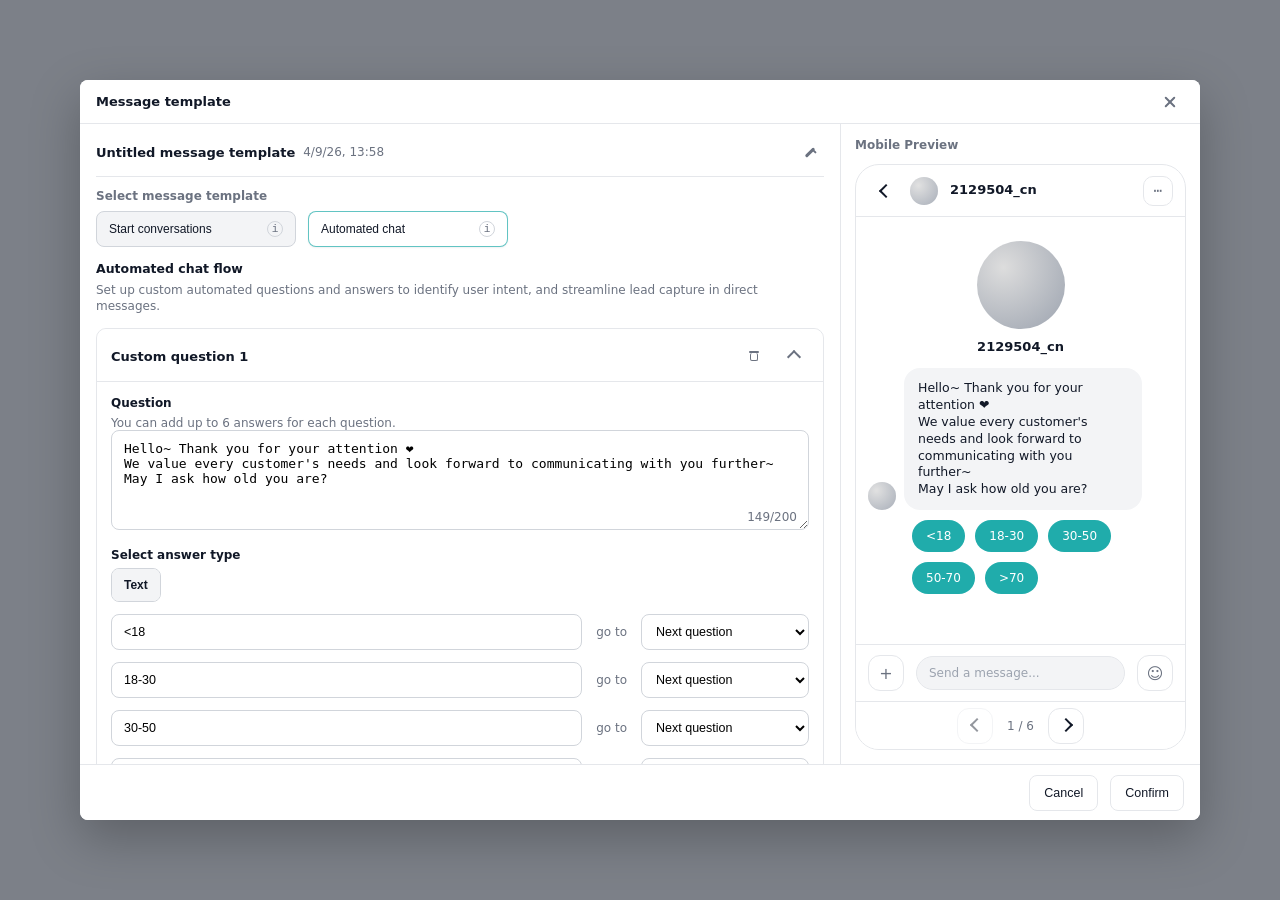
<file: index.html>
<!doctype html>
<html lang="zh-CN">
  <head>
    <meta charset="UTF-8" />
    <meta name="viewport" content="width=device-width, initial-scale=1.0" />
    <title>Message Template Demo</title>
    <link rel="icon" href="data:," />
    <link rel="stylesheet" href="./styles.css" />
  </head>
  <body>
    <div class="page">
      <header class="topbar">
        <div class="topbar__title">
          <div class="topbar__name">Message template</div>
        </div>
        <button class="iconBtn iconBtn--plain" type="button" aria-label="Close">
          <span class="closeX" aria-hidden="true"></span>
        </button>
      </header>
      <main class="content">
        <section class="panel panel--editor">
          <div class="templateMeta" aria-label="Template meta">
            <div class="templateMeta__left">
              <div class="templateMeta__name">Untitled message template</div>
              <div class="templateMeta__time">4/9/26, 13:58</div>
            </div>
            <button class="iconBtn iconBtn--plain" type="button" aria-label="Edit template name">
              <span class="pencil" aria-hidden="true"></span>
            </button>
          </div>

          <div class="section">
            <div class="section__label">Select message template</div>
            <div class="tabs" role="tablist" aria-label="Message template tabs">
              <button class="tab" data-tab="start" role="tab" aria-selected="false">
                Start conversations <span class="tabInfo" aria-hidden="true">i</span>
              </button>
              <button class="tab tab--active" data-tab="automated" role="tab" aria-selected="true">
                Automated chat <span class="tabInfo" aria-hidden="true">i</span>
              </button>
            </div>
          </div>

          <div class="section">
            <div class="section__title">Automated chat flow</div>
            <div class="section__hint">
              Set up custom automated questions and answers to identify user intent, and streamline lead capture in direct messages.
            </div>
          </div>

          <div id="questionsRoot" class="questions" aria-label="Custom questions"></div>

          <div class="section section--actions">
            <div class="menuWrap">
              <button
                id="addQuestionBtn"
                class="btn btn--ghost btn--add"
                type="button"
                data-action="toggleAddMenu"
                aria-haspopup="menu"
                aria-expanded="false"
              >
                + Add custom question <span class="btnCaret" aria-hidden="true"></span>
              </button>
              <div id="addQuestionMenu" class="menu menu--hidden" role="menu" aria-label="Add question">
                <button class="menuItem" type="button" role="menuitem" data-action="addQuestionType" data-value="custom">
                  <div class="menuItem__title">Custom question</div>
                  <div class="menuItem__desc">Multiple-choice answers with optional open-ended input.</div>
                </button>
                <button class="menuItem" type="button" role="menuitem" data-action="addQuestionType" data-value="userInfo">
                  <div class="menuItem__title">User contact</div>
                  <div class="menuItem__desc">Collect phone/email with optional validation.</div>
                </button>
              </div>
            </div>
          </div>

          <div class="accordionGroup">
            <div class="accordion accordion--collapsed" data-static-accordion="completion">
              <div class="accordion__header">
                <div class="accordion__title">Completion notification</div>
                <div class="accordion__right">
                  <button class="iconBtn" type="button" aria-label="Toggle completion notification" data-action="toggleStaticAccordion">
                    <span class="chev"></span>
                  </button>
                </div>
              </div>
              <div class="accordion__body">
                <div class="field">
                  <div class="field__label">Message</div>
                  <textarea class="textarea" rows="3" placeholder="Optional completion message"></textarea>
                </div>
              </div>
            </div>

            <div class="accordion accordion--collapsed" data-static-accordion="disqualify">
              <div class="accordion__header">
                <div class="accordion__title">Disqualification notification</div>
                <div class="accordion__right">
                  <button class="iconBtn" type="button" aria-label="Toggle disqualification notification" data-action="toggleStaticAccordion">
                    <span class="chev"></span>
                  </button>
                </div>
              </div>
              <div class="accordion__body">
                <div class="field">
                  <div class="field__label">Message</div>
                  <textarea class="textarea" rows="3" placeholder="Optional disqualification message"></textarea>
                </div>
              </div>
            </div>
          </div>
        </section>

        <aside class="panel panel--preview" aria-label="Mobile preview">
          <div class="previewHeader">
            <div class="previewHeader__title">Mobile Preview</div>
          </div>
          <div id="mobileRoot" class="mobile"></div>
        </aside>
      </main>

      <footer class="bottombar" aria-label="Actions">
        <div class="bottombar__inner">
          <div class="bottombar__spacer"></div>
          <div class="bottombar__actions">
            <button class="btn btn--ghost" type="button">Cancel</button>
            <button class="btn btn--primary" type="button">Confirm</button>
          </div>
        </div>
      </footer>
    </div>

    <script type="module" src="./app.js"></script>
  </body>
</html>
</file>
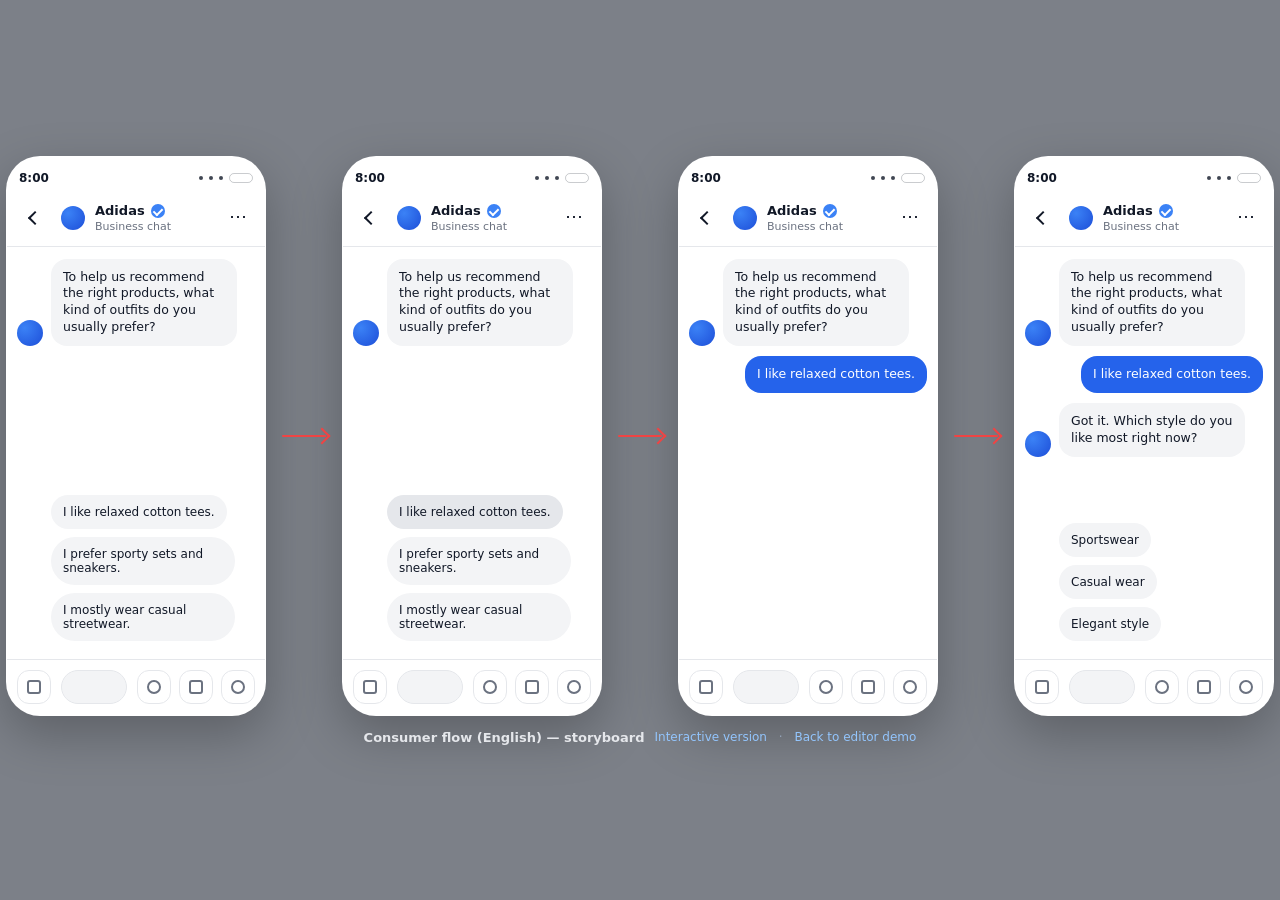
<file: docs/consumer/index.html>
<!doctype html>
<html lang="en">
  <head>
    <meta charset="UTF-8" />
    <meta name="viewport" content="width=device-width, initial-scale=1.0" />
    <title>Consumer Flow Storyboard</title>
    <link rel="icon" href="data:," />
    <link rel="stylesheet" href="./strip.css" />
  </head>
  <body>
    <div class="story">
      <div class="story__row" aria-label="Storyboard">
        <div class="phone" aria-label="Step 1">
          <div class="phone__status">
            <div class="status__time">8:00</div>
            <div class="status__icons" aria-hidden="true">
              <span class="status__dot"></span>
              <span class="status__dot"></span>
              <span class="status__dot"></span>
              <span class="status__pill"></span>
            </div>
          </div>
          <div class="phone__top">
            <button class="top__btn" type="button" aria-label="Back"><span class="iconBack" aria-hidden="true"></span></button>
            <div class="top__title">
              <div class="brand">
                <div class="brand__logo" aria-hidden="true"></div>
                <div class="brand__meta">
                  <div class="brand__name">Adidas <span class="badgeVerified" aria-hidden="true"></span></div>
                  <div class="brand__sub">Business chat</div>
                </div>
              </div>
            </div>
            <button class="top__btn" type="button" aria-label="More"><span class="iconDots" aria-hidden="true">⋯</span></button>
          </div>
          <div class="chat">
            <div class="chat__top">
              <div class="row row--left">
                <div class="avatar" aria-hidden="true"></div>
                <div class="bubble">
                  To help us recommend the right products, what kind of outfits do you usually prefer?
                </div>
              </div>
            </div>
            <div class="chat__bottom">
              <div class="quickReplies" aria-label="Quick replies">
                <div class="reply">I like relaxed cotton tees.</div>
                <div class="reply">I prefer sporty sets and sneakers.</div>
                <div class="reply">I mostly wear casual streetwear.</div>
              </div>
            </div>
          </div>
          <div class="composer" aria-label="Composer">
            <button class="composer__btn" type="button" aria-label="Camera"><span class="iconCam" aria-hidden="true"></span></button>
            <div class="composer__input" aria-hidden="true"></div>
            <div class="composer__right">
              <button class="composer__btn" type="button" aria-label="Emoji"><span class="iconSmile" aria-hidden="true"></span></button>
              <button class="composer__btn" type="button" aria-label="Gallery"><span class="iconPic" aria-hidden="true"></span></button>
              <button class="composer__btn" type="button" aria-label="Mic"><span class="iconMic" aria-hidden="true"></span></button>
            </div>
          </div>
        </div>

        <div class="arrow" aria-hidden="true"></div>

        <div class="phone" aria-label="Step 2">
          <div class="phone__status">
            <div class="status__time">8:00</div>
            <div class="status__icons" aria-hidden="true">
              <span class="status__dot"></span>
              <span class="status__dot"></span>
              <span class="status__dot"></span>
              <span class="status__pill"></span>
            </div>
          </div>
          <div class="phone__top">
            <button class="top__btn" type="button" aria-label="Back"><span class="iconBack" aria-hidden="true"></span></button>
            <div class="top__title">
              <div class="brand">
                <div class="brand__logo" aria-hidden="true"></div>
                <div class="brand__meta">
                  <div class="brand__name">Adidas <span class="badgeVerified" aria-hidden="true"></span></div>
                  <div class="brand__sub">Business chat</div>
                </div>
              </div>
            </div>
            <button class="top__btn" type="button" aria-label="More"><span class="iconDots" aria-hidden="true">⋯</span></button>
          </div>
          <div class="chat">
            <div class="chat__top">
              <div class="row row--left">
                <div class="avatar" aria-hidden="true"></div>
                <div class="bubble">
                  To help us recommend the right products, what kind of outfits do you usually prefer?
                </div>
              </div>
            </div>
            <div class="chat__bottom">
              <div class="quickReplies" aria-label="Quick replies">
                <div class="reply reply--pressed">I like relaxed cotton tees.</div>
                <div class="reply">I prefer sporty sets and sneakers.</div>
                <div class="reply">I mostly wear casual streetwear.</div>
              </div>
            </div>
          </div>
          <div class="composer" aria-label="Composer">
            <button class="composer__btn" type="button" aria-label="Camera"><span class="iconCam" aria-hidden="true"></span></button>
            <div class="composer__input" aria-hidden="true"></div>
            <div class="composer__right">
              <button class="composer__btn" type="button" aria-label="Emoji"><span class="iconSmile" aria-hidden="true"></span></button>
              <button class="composer__btn" type="button" aria-label="Gallery"><span class="iconPic" aria-hidden="true"></span></button>
              <button class="composer__btn" type="button" aria-label="Mic"><span class="iconMic" aria-hidden="true"></span></button>
            </div>
          </div>
        </div>

        <div class="arrow" aria-hidden="true"></div>

        <div class="phone" aria-label="Step 3">
          <div class="phone__status">
            <div class="status__time">8:00</div>
            <div class="status__icons" aria-hidden="true">
              <span class="status__dot"></span>
              <span class="status__dot"></span>
              <span class="status__dot"></span>
              <span class="status__pill"></span>
            </div>
          </div>
          <div class="phone__top">
            <button class="top__btn" type="button" aria-label="Back"><span class="iconBack" aria-hidden="true"></span></button>
            <div class="top__title">
              <div class="brand">
                <div class="brand__logo" aria-hidden="true"></div>
                <div class="brand__meta">
                  <div class="brand__name">Adidas <span class="badgeVerified" aria-hidden="true"></span></div>
                  <div class="brand__sub">Business chat</div>
                </div>
              </div>
            </div>
            <button class="top__btn" type="button" aria-label="More"><span class="iconDots" aria-hidden="true">⋯</span></button>
          </div>
          <div class="chat">
            <div class="chat__top">
              <div class="row row--left">
                <div class="avatar" aria-hidden="true"></div>
                <div class="bubble">
                  To help us recommend the right products, what kind of outfits do you usually prefer?
                </div>
              </div>
              <div class="row row--right">
                <div class="bubble bubble--user">I like relaxed cotton tees.</div>
              </div>
            </div>
            <div class="chat__bottom"></div>
          </div>
          <div class="composer" aria-label="Composer">
            <button class="composer__btn" type="button" aria-label="Camera"><span class="iconCam" aria-hidden="true"></span></button>
            <div class="composer__input" aria-hidden="true"></div>
            <div class="composer__right">
              <button class="composer__btn" type="button" aria-label="Emoji"><span class="iconSmile" aria-hidden="true"></span></button>
              <button class="composer__btn" type="button" aria-label="Gallery"><span class="iconPic" aria-hidden="true"></span></button>
              <button class="composer__btn" type="button" aria-label="Mic"><span class="iconMic" aria-hidden="true"></span></button>
            </div>
          </div>
        </div>

        <div class="arrow" aria-hidden="true"></div>

        <div class="phone" aria-label="Step 4">
          <div class="phone__status">
            <div class="status__time">8:00</div>
            <div class="status__icons" aria-hidden="true">
              <span class="status__dot"></span>
              <span class="status__dot"></span>
              <span class="status__dot"></span>
              <span class="status__pill"></span>
            </div>
          </div>
          <div class="phone__top">
            <button class="top__btn" type="button" aria-label="Back"><span class="iconBack" aria-hidden="true"></span></button>
            <div class="top__title">
              <div class="brand">
                <div class="brand__logo" aria-hidden="true"></div>
                <div class="brand__meta">
                  <div class="brand__name">Adidas <span class="badgeVerified" aria-hidden="true"></span></div>
                  <div class="brand__sub">Business chat</div>
                </div>
              </div>
            </div>
            <button class="top__btn" type="button" aria-label="More"><span class="iconDots" aria-hidden="true">⋯</span></button>
          </div>
          <div class="chat">
            <div class="chat__top">
              <div class="row row--left">
                <div class="avatar" aria-hidden="true"></div>
                <div class="bubble">
                  To help us recommend the right products, what kind of outfits do you usually prefer?
                </div>
              </div>
              <div class="row row--right">
                <div class="bubble bubble--user">I like relaxed cotton tees.</div>
              </div>
              <div class="row row--left">
                <div class="avatar" aria-hidden="true"></div>
                <div class="bubble">Got it. Which style do you like most right now?</div>
              </div>
            </div>
            <div class="chat__bottom">
              <div class="quickReplies" aria-label="Quick replies">
                <div class="reply">Sportswear</div>
                <div class="reply">Casual wear</div>
                <div class="reply">Elegant style</div>
              </div>
            </div>
          </div>
          <div class="composer" aria-label="Composer">
            <button class="composer__btn" type="button" aria-label="Camera"><span class="iconCam" aria-hidden="true"></span></button>
            <div class="composer__input" aria-hidden="true"></div>
            <div class="composer__right">
              <button class="composer__btn" type="button" aria-label="Emoji"><span class="iconSmile" aria-hidden="true"></span></button>
              <button class="composer__btn" type="button" aria-label="Gallery"><span class="iconPic" aria-hidden="true"></span></button>
              <button class="composer__btn" type="button" aria-label="Mic"><span class="iconMic" aria-hidden="true"></span></button>
            </div>
          </div>
        </div>
      </div>

      <div class="story__meta">
        <div class="meta__title">Consumer flow (English) — storyboard</div>
        <div class="meta__links">
          <a class="meta__link" href="./interactive.html">Interactive version</a>
          <span class="meta__sep">·</span>
          <a class="meta__link" href="../index.html">Back to editor demo</a>
        </div>
      </div>
    </div>
  </body>
</html>
</file>
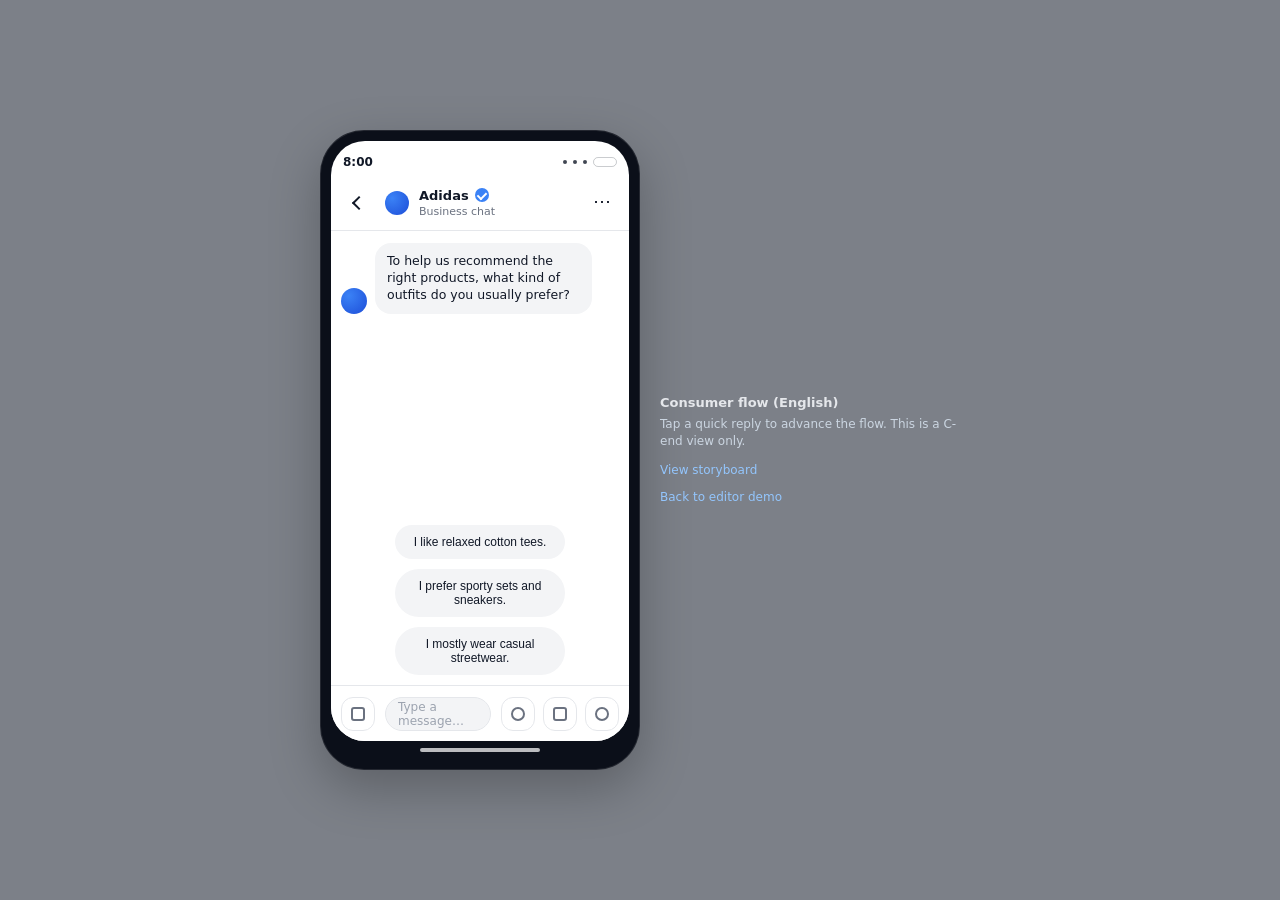
<file: docs/consumer/interactive.html>
<!doctype html>
<html lang="en">
  <head>
    <meta charset="UTF-8" />
    <meta name="viewport" content="width=device-width, initial-scale=1.0" />
    <title>Consumer Chat Flow Demo (Interactive)</title>
    <link rel="icon" href="data:," />
    <link rel="stylesheet" href="./styles.css" />
  </head>
  <body>
    <div class="stage">
      <div class="phone" role="application" aria-label="Chat demo">
        <div class="screen">
          <div class="phone__status">
            <div class="status__time">8:00</div>
            <div class="status__icons" aria-hidden="true">
              <span class="status__dot"></span>
              <span class="status__dot"></span>
              <span class="status__dot"></span>
              <span class="status__pill"></span>
            </div>
          </div>

          <div class="phone__top">
            <button class="top__btn" type="button" aria-label="Back">
              <span class="iconBack" aria-hidden="true"></span>
            </button>
            <div class="top__title">
              <div class="brand">
                <div class="brand__logo" aria-hidden="true"></div>
                <div class="brand__meta">
                  <div class="brand__name">
                    Adidas
                    <span class="badgeVerified" aria-hidden="true"></span>
                  </div>
                  <div class="brand__sub">Business chat</div>
                </div>
              </div>
            </div>
            <button class="top__btn" type="button" aria-label="More">
              <span class="iconDots" aria-hidden="true">⋯</span>
            </button>
          </div>

          <div class="chat" aria-label="Conversation">
            <div id="messages" class="messages" aria-label="Messages"></div>
            <div id="replies" class="replies" aria-label="Quick replies"></div>
          </div>

          <div class="composer" aria-label="Composer">
            <button class="composer__btn" type="button" aria-label="Camera">
              <span class="iconCam" aria-hidden="true"></span>
            </button>
            <div class="composer__input" aria-hidden="true"></div>
            <div class="composer__right">
              <button class="composer__btn" type="button" aria-label="Emoji">
                <span class="iconSmile" aria-hidden="true"></span>
              </button>
              <button class="composer__btn" type="button" aria-label="Gallery">
                <span class="iconPic" aria-hidden="true"></span>
              </button>
              <button class="composer__btn" type="button" aria-label="Mic">
                <span class="iconMic" aria-hidden="true"></span>
              </button>
            </div>
          </div>
        </div>

        <div class="homeIndicator" aria-hidden="true"></div>
      </div>

      <div class="hint">
        <div class="hint__title">Consumer flow (English)</div>
        <div class="hint__text">Tap a quick reply to advance the flow. This is a C-end view only.</div>
        <a class="hint__link" href="./index.html">View storyboard</a>
        <div style="height:8px"></div>
        <a class="hint__link" href="../index.html">Back to editor demo</a>
      </div>
    </div>

    <script type="module" src="./app.js"></script>
  </body>
</html>
</file>
<file: styles.css>
:root{
  --bg:#0b0f19;
  --panel:#ffffff;
  --text:#111827;
  --muted:#6b7280;
  --border:#e5e7eb;
  --border2:#d1d5db;
  --brand:#0ea5a4;
  --brand2:#0b8f8e;
  --link:#2563eb;
  --shadow:0 18px 50px rgba(0,0,0,.25);
  --shadowSm:0 8px 20px rgba(16,24,40,.14);
  --radius:8px;
  --radius2:6px;
  --mono: ui-monospace, SFMono-Regular, Menlo, Monaco, Consolas, "Liberation Mono", "Courier New", monospace;
  --sans: ui-sans-serif, system-ui, -apple-system, Segoe UI, Roboto, Helvetica, Arial, "Apple Color Emoji", "Segoe UI Emoji";
}

*{box-sizing:border-box}
html,body{height:100%}
body{
  margin:0;
  background:rgba(17,24,39,.55);
  color:var(--text);
  font-family:var(--sans);
  display:flex;
  align-items:center;
  justify-content:center;
  padding:24px;
}

.page{
  width:min(1120px, calc(100vw - 48px));
  height:min(740px, calc(100vh - 48px));
  background:#ffffff;
  border-radius:var(--radius);
  box-shadow:var(--shadow);
  overflow:hidden;
  display:flex;
  flex-direction:column;
}
.topbar{
  height:44px;
  display:flex;
  align-items:center;
  padding:0 16px;
  background:var(--panel);
  border-bottom:1px solid var(--border);
  justify-content:space-between;
}
.topbar__title{display:flex; flex-direction:column; gap:2px}
.topbar__name{font-weight:650; font-size:13px}
.topbar__meta{font-size:12px; color:var(--muted)}

.closeX{
  width:14px;
  height:14px;
  display:inline-block;
  position:relative;
}
.closeX:before,.closeX:after{
  content:"";
  position:absolute;
  left:50%;
  top:50%;
  width:14px;
  height:2px;
  background:#6b7280;
  border-radius:2px;
  transform-origin:center;
}
.closeX:before{transform:translate(-50%,-50%) rotate(45deg)}
.closeX:after{transform:translate(-50%,-50%) rotate(-45deg)}

.content{
  flex:1;
  display:grid;
  grid-template-columns: minmax(600px, 1fr) 360px;
  gap:0;
  padding:0;
  min-height:0;
}

.bottombar{
  height:56px;
  background:#ffffff;
  border-top:1px solid var(--border);
}
.bottombar__inner{
  padding:0 16px;
  height:100%;
  display:flex;
  align-items:center;
}
.bottombar__spacer{flex:1}
.bottombar__actions{display:flex; gap:12px}
.btn--primary{
  background:rgba(14,165,164,.95);
  border-color:rgba(14,165,164,.95);
  color:#ffffff;
}
.btn--primary:hover{
  background:rgba(14,165,164,1);
  border-color:rgba(14,165,164,1);
}

.panel{
  background:var(--panel);
  border:0;
  border-radius:0;
  box-shadow:none;
}
.panel--editor{
  padding:14px 16px 16px;
  overflow:auto;
  min-height:0;
  height:100%;
}
.panel--preview{
  padding:14px 14px 14px;
  border-left:1px solid var(--border);
  background:#ffffff;
  overflow:auto;
  min-height:0;
  height:100%;
  display:flex;
  flex-direction:column;
}

.templateMeta{
  display:flex;
  align-items:center;
  justify-content:space-between;
  padding-bottom:10px;
  margin-bottom:12px;
  border-bottom:1px solid var(--border);
}
.templateMeta__left{display:flex; align-items:center; gap:8px; flex-wrap:wrap}
.templateMeta__name{font-size:13px; font-weight:600}
.templateMeta__time{font-size:12px; color:var(--muted)}
.iconBtn--plain{
  border:0;
  background:transparent;
  width:28px;
  height:28px;
  border-radius:8px;
}
.iconBtn--plain:hover{background:#f3f4f6}
.pencil{
  width:14px; height:14px; position:relative; display:inline-block;
}
.pencil:before,.pencil:after{
  content:"";
  position:absolute;
  background:#6b7280;
}
.pencil:before{
  width:12px;
  height:3px;
  border-radius:2px;
  transform:rotate(-45deg);
  top:6px;
  left:1px;
}
.pencil:after{
  width:2px;
  height:6px;
  border-radius:2px;
  transform:rotate(-45deg);
  top:3px;
  left:10px;
}

.section{margin-bottom:14px}
.section__label{font-size:12px; font-weight:600; color:#6b7280; margin-bottom:8px}
.section__title{font-size:12.5px; font-weight:650; color:#111827; margin-bottom:6px}
.section__hint{font-size:12px; color:var(--muted); line-height:1.35}

.tabs{
  display:flex;
  gap:12px;
  background:transparent;
}
.tab{
  height:36px;
  padding:0 12px;
  border:1px solid var(--border2);
  background:#f3f4f6;
  border-radius:8px;
  font-size:12px;
  color:#111827;
  cursor:pointer;
  min-width:200px;
  display:inline-flex;
  align-items:center;
  justify-content:space-between;
  gap:10px;
}
.tab--active{
  background:#ffffff;
  border-color:rgba(14,165,164,.65);
  box-shadow:0 1px 2px rgba(16,24,40,.06);
}
.tabInfo{
  width:16px;
  height:16px;
  border-radius:999px;
  border:1px solid var(--border2);
  color:#6b7280;
  display:inline-flex;
  align-items:center;
  justify-content:center;
  font-family:var(--mono);
  font-size:11px;
}

.questions{display:flex; flex-direction:column; gap:10px; margin-top:10px}

.accordion{
  border:1px solid var(--border);
  border-radius:10px;
  background:#ffffff;
  box-shadow:none;
}
.accordion__header{
  display:flex;
  align-items:center;
  justify-content:space-between;
  padding:12px 14px;
  cursor:pointer;
  background:#f3f4f6;
  border-radius:10px;
}
.accordion__titleRow{
  display:flex;
  align-items:center;
  gap:10px;
}
.accordion__title{
  font-weight:600;
  font-size:13px;
}
.accordion__subtitle{
  font-size:12px;
  color:var(--muted);
}
.accordion__right{display:flex; align-items:center; gap:10px}
.accordion .iconBtn{
  border:0;
  background:transparent;
  width:30px;
  height:30px;
  border-radius:8px;
}
.accordion .iconBtn:hover{background:rgba(17,24,39,.06)}
.iconBtn{
  width:32px;
  height:32px;
  border:1px solid var(--border);
  background:#ffffff;
  border-radius:10px;
  cursor:pointer;
  display:inline-flex;
  align-items:center;
  justify-content:center;
  padding:0;
}
.iconBtn.iconBtn--plain{
  border:0;
  background:transparent;
  width:28px;
  height:28px;
  border-radius:8px;
}
.iconBtn.iconBtn--plain:hover{background:#f3f4f6}
.trash{
  width:14px;
  height:14px;
  position:relative;
  display:inline-block;
}
.trash:before{
  content:"";
  position:absolute;
  left:3px;
  right:3px;
  bottom:2px;
  top:4px;
  border:1.5px solid #6b7280;
  border-top:0;
  border-radius:2px;
}
.trash:after{
  content:"";
  position:absolute;
  left:2px;
  right:2px;
  top:2px;
  height:2px;
  background:#6b7280;
  border-radius:2px;
}
.chev{
  width:10px; height:10px;
  border-right:2px solid #6b7280;
  border-bottom:2px solid #6b7280;
  transform:rotate(45deg);
  margin-top:-2px;
  transition:transform .15s ease;
}
.accordion--expanded .chev{transform:rotate(225deg); margin-top:2px}
.accordion__body{
  padding:0 14px 14px;
  display:none;
  background:#ffffff;
  border-radius:0 0 10px 10px;
}
.accordion--expanded .accordion__body{display:block}
.accordion--collapsed .accordion__body{display:none}
.accordion--expanded{
  background:#ffffff;
  border-color:var(--border);
  box-shadow:none;
}
.accordion--expanded .accordion__header{
  padding-bottom:10px;
  background:#ffffff;
  border-bottom:1px solid var(--border);
  border-radius:10px 10px 0 0;
}

.accordionGroup{margin-top:14px}
.accordionGroup .accordion{
  background:#f3f4f6;
  border-radius:10px;
  box-shadow:none;
}
.accordionGroup .accordion__header{
  padding:14px 16px;
}
.accordionGroup .accordion .iconBtn{
  border:0;
  background:transparent;
}
.accordionGroup .accordion .iconBtn:hover{background:rgba(17,24,39,.06)}

.field{margin-top:14px}
.field__label{
  font-size:12px;
  color:#111827;
  font-weight:600;
  margin-bottom:6px;
}
.field__helper{
  font-size:12px;
  color:var(--muted);
  font-weight:400;
  margin-top:4px;
}
.textareaWrap{position:relative}
.charCount{
  position:absolute;
  right:12px;
  bottom:10px;
  font-size:12px;
  color:var(--muted);
  user-select:none;
  pointer-events:none;
}
.textarea{
  width:100%;
  border:1px solid var(--border2);
  border-radius:8px;
  padding:10px 12px 28px;
  font-size:13px;
  resize:vertical;
  min-height:44px;
  outline:none;
  background:#ffffff;
}
.textarea:focus{border-color:var(--brand); box-shadow:0 0 0 3px rgba(14,165,164,.14)}

.pillRow{
  display:flex;
  gap:10px;
  margin-top:12px;
}
.pill{
  border:1px solid var(--border);
  border-radius:999px;
  padding:9px 14px;
  font-size:12px;
  color:#374151;
  background:#ffffff;
  cursor:pointer;
}
.pill--active{
  border-color:rgba(14,165,164,.45);
  background:rgba(14,165,164,.08);
  color:var(--brand2);
}

.answers{margin-top:12px; display:flex; flex-direction:column; gap:12px}
.answerRow{
  display:grid;
  grid-template-columns: 1fr auto 168px;
  gap:12px;
  align-items:center;
}
.gotoLabel{
  font-size:12px;
  color:var(--muted);
  margin:0 2px;
  white-space:nowrap;
}

.segmented{
  display:inline-flex;
  border:1px solid var(--border2);
  border-radius:8px;
  overflow:hidden;
  background:#ffffff;
}
.segBtn{
  border:0;
  background:#ffffff;
  height:32px;
  padding:0 12px;
  font-size:12px;
  color:#374151;
  cursor:pointer;
}
.segBtn--active{
  background:#f3f4f6;
  color:#111827;
  font-weight:600;
}
.segBtn--hint{
  color:var(--brand2);
  font-weight:600;
}
.segBtn--disabled{
  opacity:.55;
  cursor:not-allowed;
}
.input{
  width:100%;
  border:1px solid var(--border2);
  border-radius:8px;
  height:36px;
  padding:0 12px;
  font-size:12.5px;
  outline:none;
  background:#ffffff;
}
.input:focus{border-color:var(--brand); box-shadow:0 0 0 3px rgba(14,165,164,.14)}
.select{
  width:100%;
  border:1px solid var(--border2);
  border-radius:8px;
  height:36px;
  padding:0 10px;
  font-size:12.5px;
  background:#ffffff;
  outline:none;
}
.select:focus{border-color:var(--brand); box-shadow:0 0 0 3px rgba(14,165,164,.14)}

.btn{
  border:1px solid var(--border);
  background:#ffffff;
  color:#111827;
  height:36px;
  border-radius:8px;
  padding:0 14px;
  font-size:12.5px;
  cursor:pointer;
}
.btn--ghost{background:#ffffff}
.btn:hover{border-color:#cbd5e1}
.btn--add{
  border-radius:8px;
  border-color:var(--border2);
  color:#111827;
  height:32px;
  padding:0 12px;
  font-size:12px;
}
.btn--add:hover{border-color:#9ca3af}
.btn--add:focus{
  outline:none;
  box-shadow:0 0 0 3px rgba(17,24,39,.10);
}
.btnCaret{
  display:inline-block;
  width:8px;
  height:8px;
  border-right:2px solid #6b7280;
  border-bottom:2px solid #6b7280;
  transform:rotate(45deg);
  margin-left:8px;
  margin-top:-2px;
}
.menuWrap .btnCaret{display:inline-block}

.menuWrap{position:relative; display:inline-flex}
.menu{
  position:absolute;
  left:0;
  top:46px;
  width:320px;
  background:#ffffff;
  border:1px solid var(--border);
  border-radius:14px;
  box-shadow:var(--shadowSm);
  padding:6px;
  z-index:20;
}
.menu--hidden{display:none}
.menuItem{
  width:100%;
  text-align:left;
  border:0;
  background:transparent;
  padding:10px 12px;
  border-radius:12px;
  cursor:pointer;
}
.menuItem:hover{background:#f3f4f6}
.menuItem__title{font-size:13px; font-weight:600}
.menuItem__desc{font-size:12px; color:var(--muted); margin-top:2px; line-height:1.3}

.section--actions{display:flex; justify-content:flex-start; margin-top:8px}

.previewHeader{display:flex; justify-content:flex-start}
.previewHeader__title{font-size:12px; color:#6b7280; font-weight:600}

.mobile{
  margin:12px auto 0;
  border:1px solid var(--border);
  border-radius:24px;
  height:620px;
  background:#ffffff;
  overflow:hidden;
  display:flex;
  flex-direction:column;
  box-shadow:none;
}
.mobileTop{
  height:52px;
  border-bottom:1px solid var(--border);
  display:flex;
  align-items:center;
  padding:10px 12px;
  gap:10px;
}
.navIcon{
  width:32px;
  height:32px;
  border-radius:10px;
  display:flex;
  align-items:center;
  justify-content:center;
  color:#111827;
  border:1px solid transparent;
}
.backArrow{
  width:10px; height:10px;
  border-left:2px solid #111827;
  border-bottom:2px solid #111827;
  transform:rotate(45deg);
  margin-left:4px;
}
.profile{
  display:flex;
  align-items:center;
  gap:12px;
  flex:1;
}
.avatar{
  width:28px;
  height:28px;
  border-radius:999px;
  background:radial-gradient(circle at 30% 30%, #ddd, #9ca3af);
  position:relative;
  overflow:hidden;
}
.avatar:after{
  content:"";
  position:absolute;
  width:54px;
  height:54px;
  border-radius:50%;
  left:-12px;
  top:-18px;
  background:rgba(255,255,255,.12);
}
.profileInfo{display:flex; flex-direction:column; gap:2px}
.profileName{font-size:13px; font-weight:650}
.profileStatus{font-size:11px; color:var(--muted)}
.topActions{display:flex; align-items:center; gap:8px}
.topActionDot{
  width:30px; height:30px;
  border-radius:10px;
  border:1px solid var(--border);
  display:flex; align-items:center; justify-content:center;
  color:#6b7280;
  font-family:var(--mono);
  font-size:14px;
}

.mobileBody{
  flex:1;
  padding:14px 12px;
  display:flex;
  flex-direction:column;
  gap:10px;
  background:#ffffff;
}
.mobileHero{
  display:flex;
  flex-direction:column;
  align-items:center;
  padding:10px 0 4px;
}
.mobileHeroAvatar{
  width:88px;
  height:88px;
  border-radius:999px;
  background:radial-gradient(circle at 30% 30%, #ddd, #9ca3af);
  overflow:hidden;
}
.mobileHeroName{font-size:13px; font-weight:650; margin-top:10px}
.mobileTapRow{
  display:flex;
  align-items:center;
  justify-content:center;
  gap:10px;
  margin-top:6px;
  color:#9ca3af;
  font-size:12px;
}
.mobileTapClose{
  position:absolute;
  right:10px;
  color:#9ca3af;
  font-size:14px;
}
.mobileTapWrap{position:relative; width:100%}
.quickReplies{
  display:flex;
  flex-direction:column;
  align-items:center;
  gap:10px;
  margin-top:10px;
}
.replyPill{
  border:0;
  border-radius:999px;
  padding:10px 14px;
  font-size:12px;
  color:#111827;
  background:#f3f4f6;
  width:fit-content;
  max-width:86%;
}
.msgRow{
  display:flex;
  gap:8px;
  align-items:flex-end;
}
.bubble{
  max-width:78%;
  padding:12px 14px;
  border-radius:16px;
  background:#f3f4f6;
  font-size:12.5px;
  line-height:1.35;
  color:#111827;
  white-space:pre-wrap;
}
.bubble a{
  color:var(--link);
  text-decoration:none;
}
.bubble a:hover{text-decoration:underline}

.composer{
  border-top:1px solid var(--border);
  padding:10px 12px;
  display:flex;
  align-items:center;
  gap:12px;
  background:#ffffff;
}
.composerField{
  flex:1;
  height:34px;
  border-radius:999px;
  background:#f3f4f6;
  border:1px solid var(--border);
  display:flex;
  align-items:center;
  padding:0 12px;
}
.composerPlaceholder{font-size:12px; color:#9ca3af}
.composerIcon{
  width:36px; height:36px;
  border:1px solid var(--border);
  border-radius:12px;
  display:flex;
  align-items:center;
  justify-content:center;
  color:#6b7280;
}
.pager{
  height:48px;
  display:flex;
  align-items:center;
  justify-content:center;
  gap:14px;
  background:#ffffff;
  border-top:1px solid var(--border);
}
.pagerBtn{
  width:36px;
  height:36px;
  border-radius:12px;
  border:1px solid var(--border);
  background:#ffffff;
  cursor:pointer;
}
.pagerBtn:disabled{opacity:.45; cursor:not-allowed}
.pagerText{font-size:12px; color:var(--muted)}
.pagerIcon{
  width:10px; height:10px;
  border-right:2px solid #111827;
  border-bottom:2px solid #111827;
  display:inline-block;
}
.pagerIcon--left{transform:rotate(135deg); margin-left:3px}
.pagerIcon--right{transform:rotate(-45deg); margin-left:1px}

.contactHint{
  margin-top:10px;
  background:#f8fafc;
  border:1px dashed var(--border2);
  border-radius:12px;
  padding:10px 12px;
  color:var(--muted);
  font-size:12px;
  line-height:1.35;
}

.checkRow{
  display:flex;
  align-items:center;
  gap:10px;
  margin-top:12px;
}
.checkbox{
  width:18px;
  height:18px;
  border:1px solid var(--border2);
  border-radius:5px;
  display:inline-flex;
  align-items:center;
  justify-content:center;
  background:#ffffff;
  cursor:pointer;
  padding:0;
}
.checkbox__mark{
  width:10px;
  height:6px;
  border-left:2px solid #ffffff;
  border-bottom:2px solid #ffffff;
  transform:rotate(-45deg);
  opacity:0;
}
.checkbox--checked{
  border-color:rgba(14,165,164,.65);
  background:rgba(14,165,164,.95);
}
.checkbox--checked .checkbox__mark{opacity:1}
.checkLabel{
  display:flex;
  align-items:center;
  gap:8px;
  font-size:13px;
  color:#111827;
}
.infoDot{
  width:16px;
  height:16px;
  border-radius:999px;
  border:1px solid var(--border2);
  color:#6b7280;
  display:inline-flex;
  align-items:center;
  justify-content:center;
  font-family:var(--mono);
  font-size:11px;
}
.helpBox{
  margin-top:10px;
  background:#f9fafb;
  border:1px solid var(--border);
  border-radius:8px;
  padding:10px 12px;
  color:#374151;
  font-size:12px;
  line-height:1.35;
  display:flex;
  gap:10px;
}
.helpBox__icon{
  width:18px;
  height:18px;
  border-radius:999px;
  border:1px solid var(--border2);
  color:#6b7280;
  display:flex;
  align-items:center;
  justify-content:center;
  font-family:var(--mono);
  font-size:12px;
  flex:0 0 auto;
}

.chipWrap{
  display:flex;
  flex-wrap:wrap;
  gap:10px;
  margin-left:44px;
}
.chip{
  border-radius:999px;
  padding:9px 14px;
  font-size:12px;
  background:rgba(14,165,164,.92);
  color:#ffffff;
  width:fit-content;
}

.msgRow--right{justify-content:flex-end}
.bubble--right{
  background:#1d4ed8;
  color:#ffffff;
}
.bubble--right a{color:#ffffff}

@media (max-width: 1100px){
  .content{grid-template-columns: 1fr; }
  .panel--preview{order:2}
}
</file>
<file: docs/consumer/strip.css>
:root{
  --overlay:rgba(17,24,39,.55);
  --text:#111827;
  --muted:#6b7280;
  --border:#e5e7eb;
  --bubble:#f3f4f6;
  --bubble2:#e5e7eb;
  --user:#2563eb;
  --shadow:0 18px 50px rgba(0,0,0,.25);
  --arrow:#ef4444;
  --sans: ui-sans-serif, system-ui, -apple-system, Segoe UI, Roboto, Helvetica, Arial, "Apple Color Emoji", "Segoe UI Emoji";
}

*{box-sizing:border-box}
html,body{height:100%}
body{
  margin:0;
  background:var(--overlay);
  font-family:var(--sans);
  color:var(--text);
  display:flex;
  align-items:center;
  justify-content:center;
  padding:24px;
}

.story{
  display:flex;
  flex-direction:column;
  gap:14px;
}
.story__row{
  display:flex;
  align-items:center;
  gap:16px;
}
.arrow{
  width:44px;
  height:2px;
  background:var(--arrow);
  position:relative;
  border-radius:2px;
}
.arrow:after{
  content:"";
  position:absolute;
  right:-2px;
  top:50%;
  width:10px;
  height:10px;
  border-right:2px solid var(--arrow);
  border-bottom:2px solid var(--arrow);
  transform:translateY(-50%) rotate(-45deg);
}

.story__meta{
  display:flex;
  justify-content:center;
  color:#e5e7eb;
}
.meta__title{font-size:13px; font-weight:650; color:#e5e7eb}
.meta__links{margin-left:10px; font-size:12px; color:#cbd5e1}
.meta__link{color:#93c5fd; text-decoration:none}
.meta__link:hover{text-decoration:underline}
.meta__sep{margin:0 8px; color:#94a3b8}

.phone{
  width:260px;
  height:560px;
  background:#ffffff;
  border-radius:34px;
  box-shadow:var(--shadow);
  overflow:hidden;
  border:1px solid rgba(255,255,255,.08);
  display:flex;
  flex-direction:column;
}

.phone__status{
  height:34px;
  padding:8px 12px 0;
  display:flex;
  align-items:center;
  justify-content:space-between;
  color:#111827;
}
.status__time{font-size:12px; font-weight:650}
.status__icons{display:flex; gap:6px; align-items:center}
.status__dot{width:4px; height:4px; border-radius:999px; background:#111827; opacity:.8}
.status__pill{width:24px; height:10px; border-radius:999px; border:1px solid rgba(17,24,39,.22)}

.phone__top{
  height:56px;
  border-bottom:1px solid var(--border);
  display:flex;
  align-items:center;
  padding:10px 10px;
  gap:10px;
}
.top__btn{
  width:34px;
  height:34px;
  border-radius:12px;
  border:1px solid transparent;
  background:transparent;
  cursor:pointer;
  display:flex;
  align-items:center;
  justify-content:center;
  color:#111827;
}
.iconBack{
  width:10px;
  height:10px;
  border-left:2px solid #111827;
  border-bottom:2px solid #111827;
  transform:rotate(45deg);
  margin-left:2px;
}
.iconDots{
  font-size:18px;
  line-height:0;
  transform:translateY(-2px);
  color:#111827;
}
.top__title{flex:1; min-width:0}
.brand{display:flex; align-items:center; gap:10px}
.brand__logo{
  width:24px;
  height:24px;
  border-radius:999px;
  background:radial-gradient(circle at 30% 30%, #3b82f6, #1d4ed8);
}
.brand__meta{display:flex; flex-direction:column; gap:2px; min-width:0}
.brand__name{font-size:13px; font-weight:700; color:#111827; display:flex; align-items:center; gap:6px}
.brand__sub{font-size:11px; color:var(--muted)}
.badgeVerified{
  width:14px;
  height:14px;
  border-radius:999px;
  background:#3b82f6;
  position:relative;
}
.badgeVerified:after{
  content:"";
  position:absolute;
  left:50%;
  top:52%;
  width:7px;
  height:4px;
  border-left:2px solid #ffffff;
  border-bottom:2px solid #ffffff;
  transform:translate(-50%,-50%) rotate(-45deg);
}

.chat{
  flex:1;
  padding:12px 10px;
  display:flex;
  flex-direction:column;
  gap:10px;
  min-height:0;
}
.chat__top{display:flex; flex-direction:column; gap:10px}
.chat__bottom{margin-top:auto}

.row{display:flex; gap:8px; align-items:flex-end}
.row--left{justify-content:flex-start}
.row--right{justify-content:flex-end}
.avatar{
  width:26px;
  height:26px;
  border-radius:999px;
  background:radial-gradient(circle at 30% 30%, #3b82f6, #1d4ed8);
  flex:0 0 auto;
}
.bubble{
  max-width:78%;
  padding:10px 12px;
  border-radius:16px;
  background:var(--bubble);
  font-size:12.5px;
  line-height:1.35;
  color:#111827;
}
.bubble--user{
  background:var(--user);
  color:#ffffff;
}

.quickReplies{
  margin-left:34px;
  display:flex;
  flex-direction:column;
  gap:8px;
  padding-bottom:6px;
}
.reply{
  background:var(--bubble);
  color:#111827;
  border-radius:999px;
  padding:10px 12px;
  font-size:12px;
  width:fit-content;
  max-width:90%;
}
.reply--pressed{
  background:#e5e7eb;
}

.composer{
  height:56px;
  border-top:1px solid var(--border);
  padding:10px 10px;
  display:flex;
  align-items:center;
  gap:10px;
  background:#ffffff;
}
.composer__btn{
  width:34px;
  height:34px;
  border-radius:12px;
  border:1px solid var(--border);
  background:#ffffff;
  display:flex;
  align-items:center;
  justify-content:center;
  color:#6b7280;
}
.composer__input{
  flex:1;
  height:34px;
  border-radius:999px;
  background:#f3f4f6;
  border:1px solid var(--border);
}
.composer__right{display:flex; gap:8px}
.iconCam,.iconPic,.iconMic,.iconSmile{
  width:14px;
  height:14px;
  display:inline-block;
  position:relative;
}
.iconCam{border:2px solid #6b7280; border-radius:3px}
.iconSmile{border:2px solid #6b7280; border-radius:999px}
.iconPic{border:2px solid #6b7280; border-radius:3px}
.iconMic{border:2px solid #6b7280; border-radius:7px}

@media (max-width: 1180px){
  body{align-items:flex-start}
  .story__row{flex-wrap:wrap; justify-content:center}
  .arrow{display:none}
}
</file>
<file: docs/consumer/styles.css>
:root{
  --bg:#0b0f19;
  --overlay:rgba(17,24,39,.55);
  --panel:#ffffff;
  --text:#111827;
  --muted:#6b7280;
  --border:#e5e7eb;
  --bubble:#f3f4f6;
  --bubble2:#e5e7eb;
  --brand:#0ea5a4;
  --user:#2563eb;
  --shadow:0 18px 50px rgba(0,0,0,.25);
  --sans: ui-sans-serif, system-ui, -apple-system, Segoe UI, Roboto, Helvetica, Arial, "Apple Color Emoji", "Segoe UI Emoji";
}

*{box-sizing:border-box}
html,body{height:100%}
body{
  margin:0;
  background:var(--overlay);
  font-family:var(--sans);
  color:var(--text);
  display:flex;
  align-items:center;
  justify-content:center;
  padding:24px;
}

.stage{
  display:flex;
  align-items:center;
  gap:20px;
}

.hint{
  width:300px;
  color:#e5e7eb;
}
.hint__title{
  font-size:13px;
  font-weight:650;
  margin-bottom:6px;
}
.hint__text{
  font-size:12px;
  line-height:1.35;
  color:#cbd5e1;
  margin-bottom:10px;
}
.hint__link{
  font-size:12px;
  color:#93c5fd;
  text-decoration:none;
}
.hint__link:hover{text-decoration:underline}

.phone{
  width:320px;
  height:640px;
  background:#0b0f19;
  border-radius:44px;
  box-shadow:var(--shadow);
  overflow:hidden;
  border:1px solid rgba(255,255,255,.10);
  display:flex;
  flex-direction:column;
  padding:10px;
}

.screen{
  background:#ffffff;
  border-radius:34px;
  overflow:hidden;
  display:flex;
  flex-direction:column;
  flex:1;
  min-height:0;
}
.homeIndicator{
  height:18px;
  display:flex;
  align-items:center;
  justify-content:center;
}
.homeIndicator:before{
  content:"";
  width:120px;
  height:4px;
  background:rgba(255,255,255,.72);
  border-radius:999px;
}

.phone__status{
  height:34px;
  padding:8px 12px 0;
  display:flex;
  align-items:center;
  justify-content:space-between;
  color:#111827;
}
.status__time{font-size:12px; font-weight:650}
.status__icons{display:flex; gap:6px; align-items:center}
.status__dot{width:4px; height:4px; border-radius:999px; background:#111827; opacity:.8}
.status__pill{width:24px; height:10px; border-radius:999px; border:1px solid rgba(17,24,39,.22)}

.phone__top{
  height:56px;
  border-bottom:1px solid var(--border);
  display:flex;
  align-items:center;
  padding:10px 10px;
  gap:10px;
}
.top__btn{
  width:34px;
  height:34px;
  border-radius:12px;
  border:1px solid transparent;
  background:transparent;
  cursor:pointer;
  display:flex;
  align-items:center;
  justify-content:center;
  color:#111827;
}
.top__btn:hover{background:rgba(17,24,39,.05)}
.iconBack{
  width:10px;
  height:10px;
  border-left:2px solid #111827;
  border-bottom:2px solid #111827;
  transform:rotate(45deg);
  margin-left:2px;
}
.iconDots{
  font-size:18px;
  line-height:0;
  transform:translateY(-2px);
  color:#111827;
}
.top__title{flex:1; min-width:0}
.brand{display:flex; align-items:center; gap:10px}
.brand__logo{
  width:24px;
  height:24px;
  border-radius:999px;
  background:radial-gradient(circle at 30% 30%, #3b82f6, #1d4ed8);
}
.brand__meta{display:flex; flex-direction:column; gap:2px; min-width:0}
.brand__name{font-size:13px; font-weight:700; color:#111827; display:flex; align-items:center; gap:6px}
.brand__sub{font-size:11px; color:var(--muted)}
.badgeVerified{
  width:14px;
  height:14px;
  border-radius:999px;
  background:#3b82f6;
  position:relative;
}
.badgeVerified:after{
  content:"";
  position:absolute;
  left:50%;
  top:52%;
  width:7px;
  height:4px;
  border-left:2px solid #ffffff;
  border-bottom:2px solid #ffffff;
  transform:translate(-50%,-50%) rotate(-45deg);
}

.chat{
  flex:1;
  padding:12px 10px 0;
  display:flex;
  flex-direction:column;
  overflow:hidden;
  min-height:0;
}
.messages{
  flex:1;
  display:flex;
  flex-direction:column;
  gap:10px;
  overflow:auto;
  padding-bottom:8px;
}
.replies{
  padding:8px 0 10px;
  display:flex;
  justify-content:center;
}

.row{display:flex; gap:8px; align-items:flex-end}
.row--left{justify-content:flex-start}
.row--right{justify-content:flex-end}
.avatar{
  width:26px;
  height:26px;
  border-radius:999px;
  background:radial-gradient(circle at 30% 30%, #3b82f6, #1d4ed8);
  flex:0 0 auto;
}
.bubble{
  max-width:78%;
  padding:10px 12px;
  border-radius:16px;
  background:var(--bubble);
  font-size:12.5px;
  line-height:1.35;
  color:#111827;
  white-space:pre-wrap;
}
.bubble--user{
  background:var(--user);
  color:#ffffff;
  border-radius:16px;
}

.quickReplies{
  display:flex;
  flex-direction:column;
  gap:10px;
  align-items:center;
}
.reply{
  border:0;
  background:var(--bubble);
  color:#111827;
  border-radius:999px;
  padding:10px 12px;
  font-size:12px;
  cursor:pointer;
  text-align:center;
  width:min(260px, calc(100% - 32px));
  max-width:260px;
}
.reply:hover{background:var(--bubble2)}
.reply:disabled{opacity:.6; cursor:not-allowed}
.reply--pressed{background:var(--bubble2)}

.composer{
  height:56px;
  border-top:1px solid var(--border);
  padding:10px 10px;
  display:flex;
  align-items:center;
  gap:10px;
  background:#ffffff;
}
.composer__btn{
  width:34px;
  height:34px;
  border-radius:12px;
  border:1px solid var(--border);
  background:#ffffff;
  cursor:pointer;
  display:flex;
  align-items:center;
  justify-content:center;
  color:#6b7280;
}
.composer__btn:hover{background:#f9fafb}
.composer__input{
  flex:1;
  height:34px;
  border-radius:999px;
  background:#f3f4f6;
  border:1px solid var(--border);
  position:relative;
  overflow:hidden;
}
.composer__input:before{
  content:"Type a message…";
  position:absolute;
  left:12px;
  top:50%;
  transform:translateY(-50%);
  font-size:12px;
  color:#9ca3af;
}
.composer__right{display:flex; gap:8px}
.iconCam,.iconPic,.iconMic,.iconSmile{
  width:14px;
  height:14px;
  display:inline-block;
  position:relative;
}
.iconCam{
  border:2px solid #6b7280;
  border-radius:3px;
}
.iconSmile{
  border:2px solid #6b7280;
  border-radius:999px;
}
.iconPic{
  border:2px solid #6b7280;
  border-radius:3px;
}
.iconMic{
  border:2px solid #6b7280;
  border-radius:7px;
}

@media (max-width: 860px){
  .stage{flex-direction:column}
  .hint{width:320px}
}
</file>
